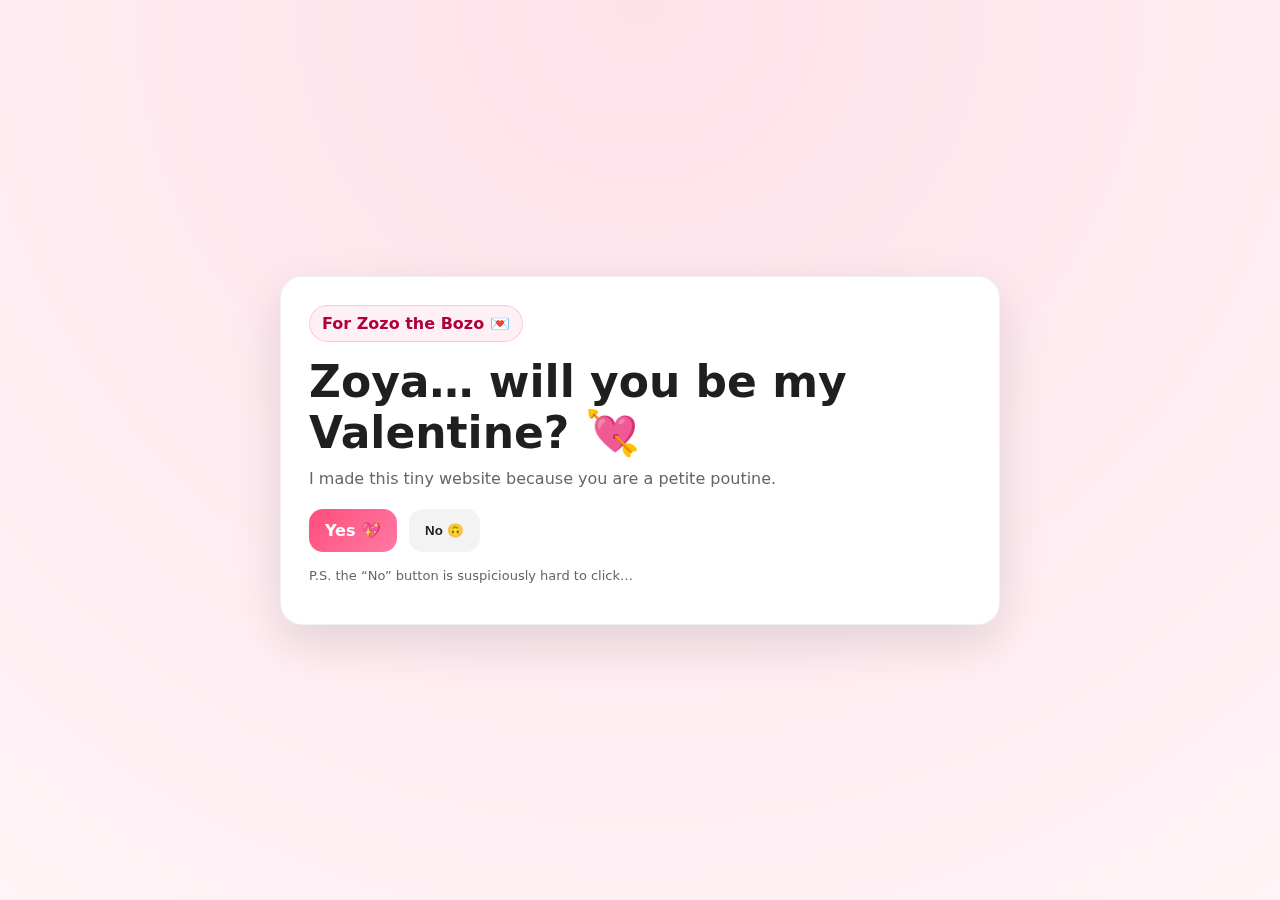
<file: index.html>
<!doctype html>
<html lang="en">
<head>
  <meta charset="utf-8" />
  <meta name="viewport" content="width=device-width, initial-scale=1" />
  <title>Zozo the Bozo 💘</title>
  <link rel="stylesheet" href="css/style.css" />
</head>
<script src="./js/hearts.js"></script>
<body>
    <div class="hearts" id="hearts"></div>
  <main class="card">
    <div class="badge">For Zozo the Bozo 💌</div>
    <h1>Zoya… will you be my Valentine? 💘</h1>
    <p class="sub">I made this tiny website because you are a petite poutine.</p>

    <div class="btn-row">
      <a class="btn yes" href="yes.html">Yes 💖</a>
      <button class="btn no" id="noBtn" type="button">No 🙃</button>
    </div>

    <p class="tiny">P.S. the “No” button is suspiciously hard to click…</p>
  </main>

  <script src="js/main.js"></script>
</body>
</html>
</file>
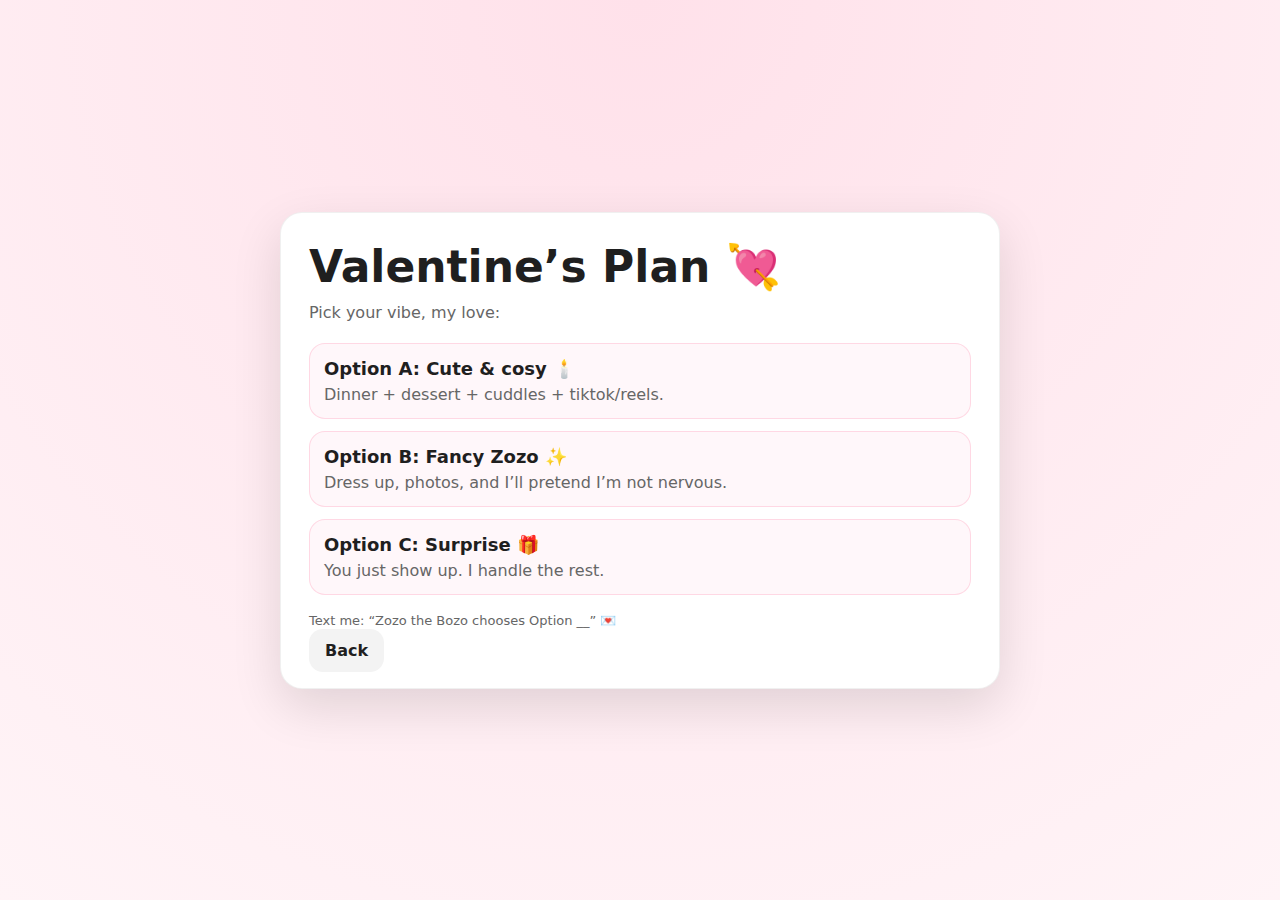
<file: details.html>
<!doctype html>
<html lang="en">
<head>
  <meta charset="utf-8" />
  <meta name="viewport" content="width=device-width, initial-scale=1" />
  <title>The Plan 💘</title>
  <link rel="stylesheet" href="css/style.css" />
</head>
<script src="./js/hearts.js"></script>
<body>
  <main class="card">
    <div class="hearts" id="hearts"></div>
    <h1>Valentine’s Plan 💘</h1>
    <p class="sub">Pick your vibe, my love:</p>

    <div class="plan">
      <div class="plan-item">
        <h2>Option A: Cute & cosy 🕯️</h2>
        <p>Dinner + dessert + cuddles + tiktok/reels.</p>
      </div>
      <div class="plan-item">
        <h2>Option B: Fancy Zozo ✨</h2>
        <p>Dress up, photos, and I’ll pretend I’m not nervous.</p>
      </div>
      <div class="plan-item">
        <h2>Option C: Surprise 🎁</h2>
        <p>You just show up. I handle the rest.</p>
      </div>
    </div>

    <p class="tiny">Text me: “Zozo the Bozo chooses Option __” 💌</p>
    <a class="btn" href="index.html">Back</a>
  </main>
</body>
</html>
</file>
<file: css/style.css>
:root {
    --bg: #fff4f7;
    --card: #ffffff;
    --text: #1f1f1f;
    --muted: #666;
    --pink: #ff4d7d;
    --pink2: #ff7aa2;
    --shadow: 0 18px 50px rgba(0,0,0,.12);
    --radius: 22px;
  }
  
  * { box-sizing: border-box; }
  body {
    margin: 0;
    font-family: ui-sans-serif, system-ui, -apple-system, Segoe UI, Roboto, Arial;
    background: radial-gradient(circle at top, #ffe1ea, var(--bg));
    color: var(--text);
    min-height: 100vh;
    display: grid;
    place-items: center;
    padding: 24px;
  }
  
  .card {
    width: min(720px, 100%);
    background: var(--card);
    border-radius: var(--radius);
    box-shadow: var(--shadow);
    padding: 28px;
    border: 1px solid rgba(0,0,0,.06);
  }
  
  .badge {
    display: inline-block;
    background: #fff0f5;
    border: 1px solid rgba(255,77,125,.25);
    color: #b1003a;
    padding: 8px 12px;
    border-radius: 999px;
    font-weight: 600;
    margin-bottom: 14px;
  }
  
  h1 { margin: 0 0 8px; font-size: clamp(28px, 4vw, 44px); }
  .sub { margin: 0 0 18px; color: var(--muted); font-size: 16px; line-height: 1.5; }
  
  .btn-row { display: flex; gap: 12px; flex-wrap: wrap; margin-top: 8px; }
  
  .btn {
    appearance: none;
    border: 0;
    cursor: pointer;
    text-decoration: none;
    padding: 12px 16px;
    border-radius: 14px;
    font-weight: 700;
    background: #f3f3f3;
    color: var(--text);
    transition: transform .08s ease;
  }
  .btn:active { transform: scale(.98); }
  
  .btn.yes {
    background: linear-gradient(135deg, var(--pink), var(--pink2));
    color: white;
  }
  
  .tiny { margin-top: 16px; font-size: 13px; color: var(--muted); }
  
  .gallery {
    margin: 18px 0;
    display: grid;
    grid-template-columns: repeat(auto-fit, minmax(160px, 1fr));
    gap: 12px;
  }
  .gallery img {
    width: 100%;
    height: 220px;
    object-fit: cover;
    border-radius: 16px;
    border: 1px solid rgba(0,0,0,.08);
  }
  
  .plan { display: grid; gap: 12px; margin: 14px 0 18px; }
  .plan-item {
    padding: 14px;
    border-radius: 16px;
    background: #fff7fa;
    border: 1px solid rgba(255,77,125,.18);
  }
  .plan-item h2 { margin: 0 0 6px; font-size: 18px; }
  .plan-item p { margin: 0; color: var(--muted); }
  /* Floating hearts background */
.hearts {
    position: fixed;
    inset: 0;
    pointer-events: none;
    overflow: hidden;
    z-index: 0;
  }
  
  .heart {
    position: absolute;
    bottom: -40px;
    font-size: 16px;
    opacity: 0.18;
    filter: blur(0.2px);
    animation: floatUp linear infinite;
  }
  
  @keyframes floatUp {
    from {
      transform: translateY(0) translateX(0) rotate(0deg);
    }
    to {
      transform: translateY(-110vh) translateX(30px) rotate(25deg);
    }
  }
  
  /* Make sure your card stays above the background */
  .card { position: relative; z-index: 1; }
</file>
